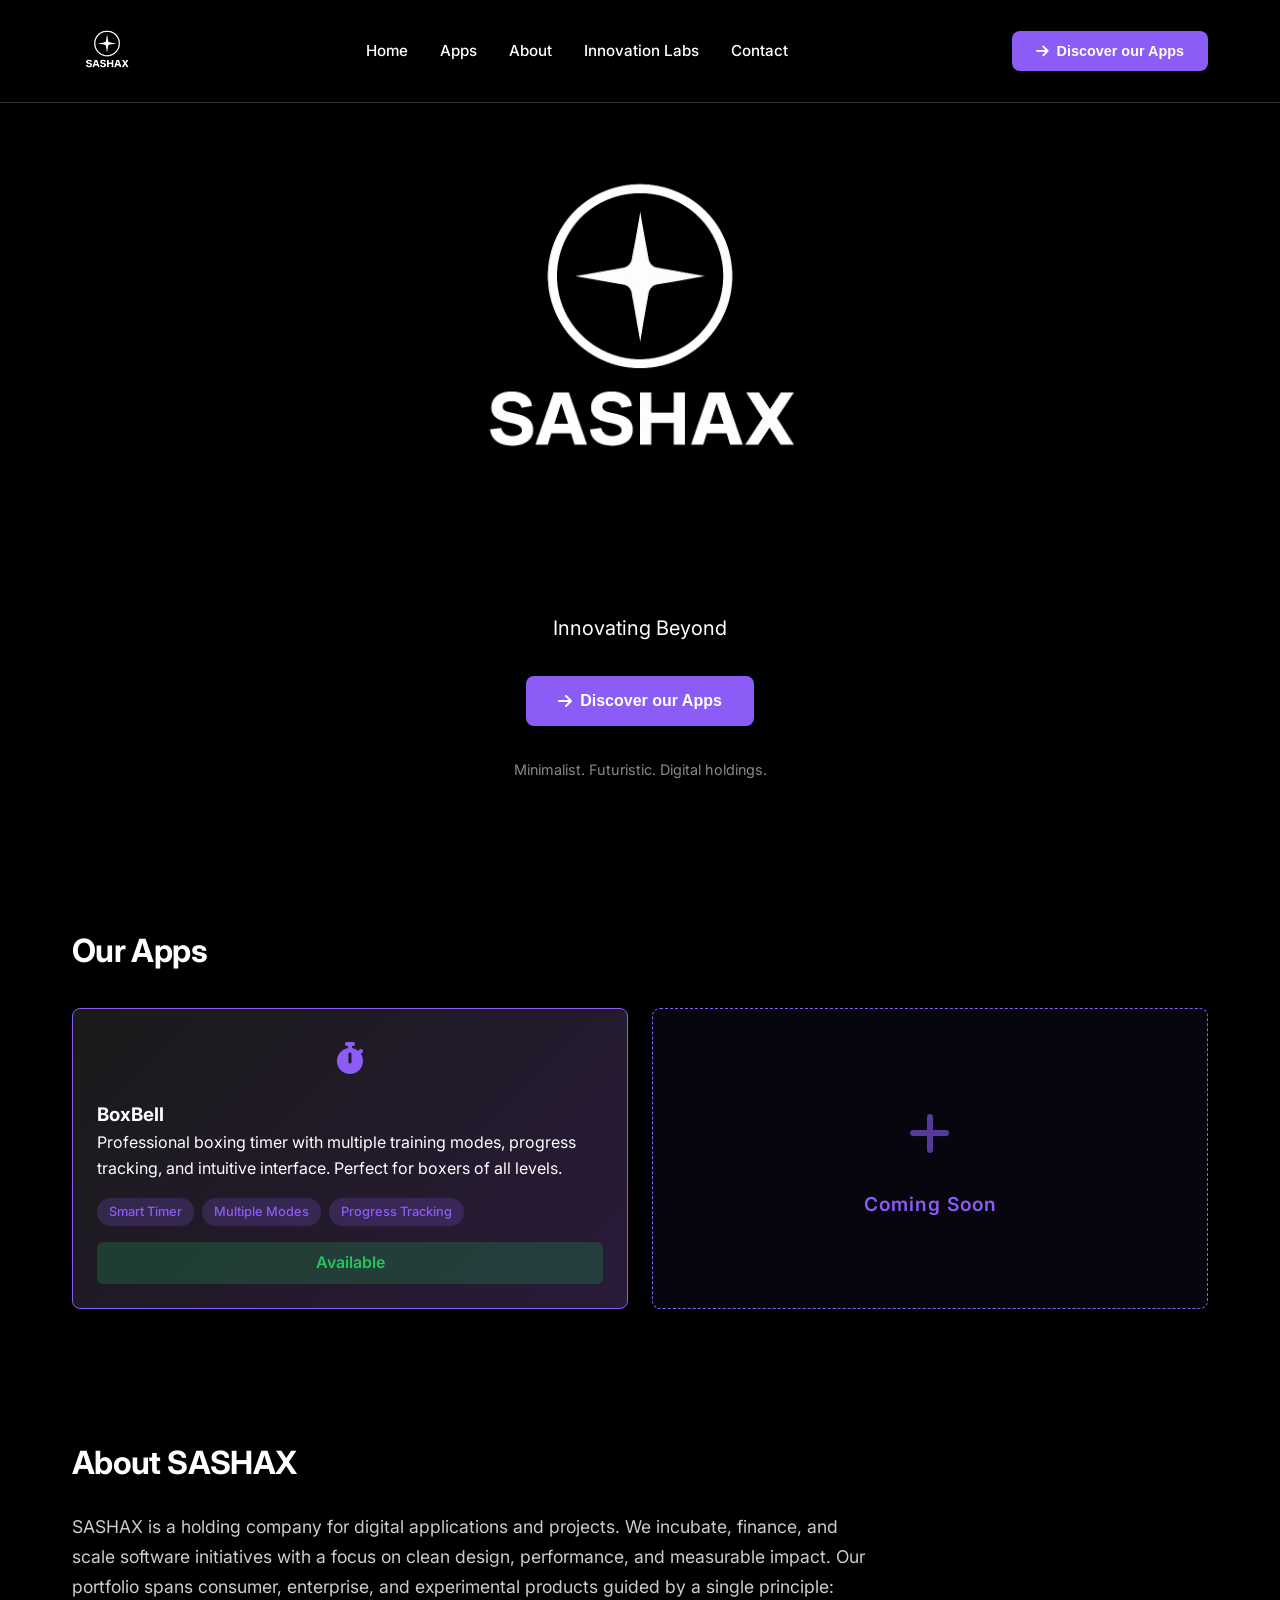
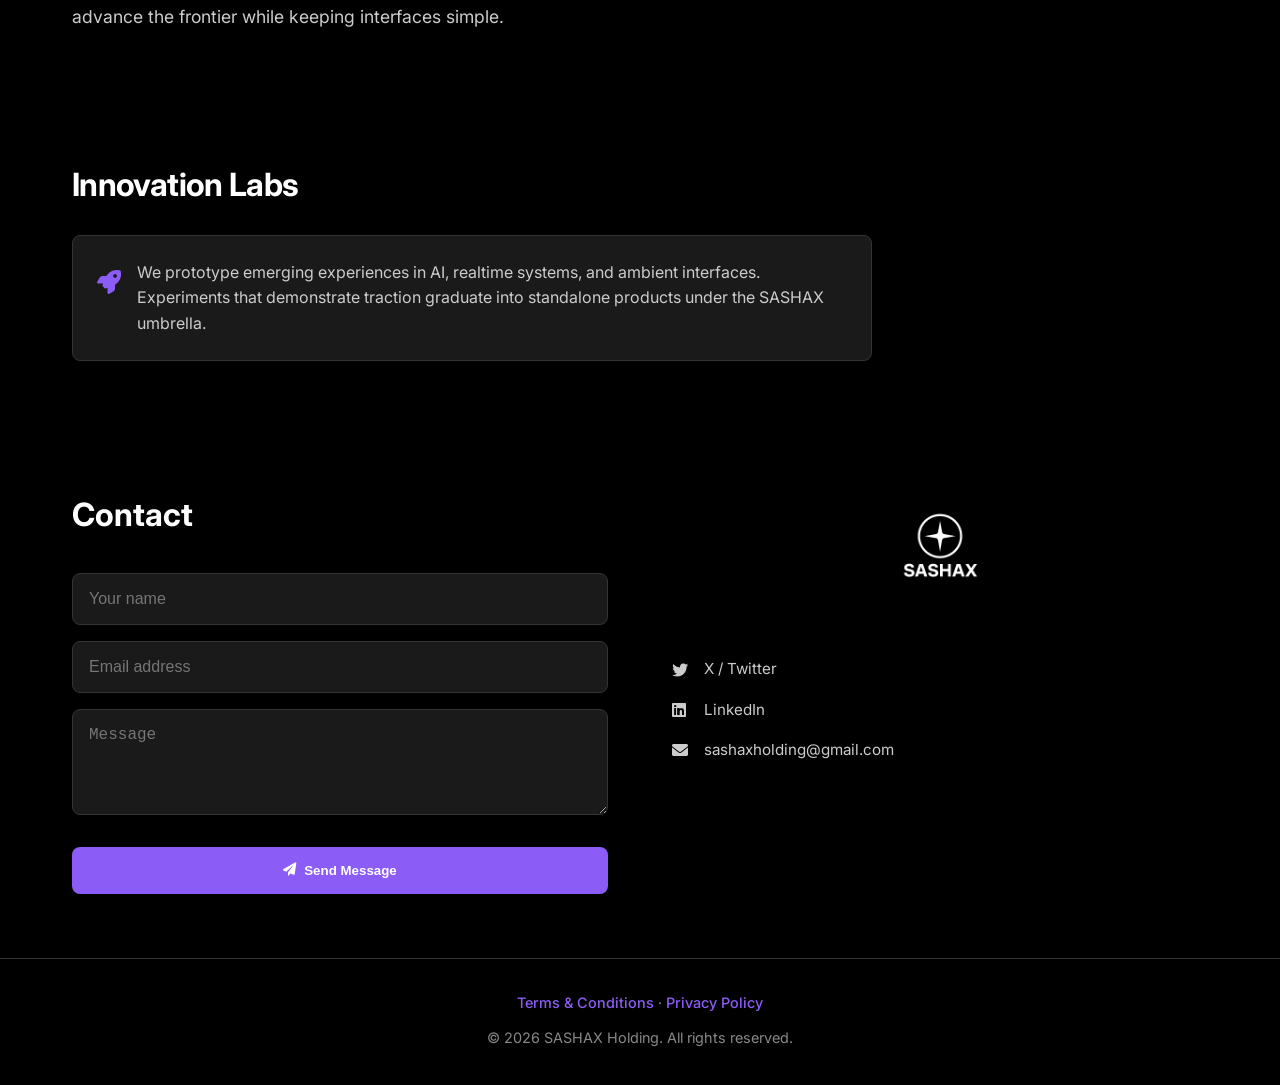
<file: index.html>
<!DOCTYPE html>
<html lang="en">
<head>
    <meta charset="UTF-8">
    <meta name="viewport" content="width=device-width, initial-scale=1.0">
    <title>SASHAX - Innovating Beyond</title>
    <link rel="stylesheet" href="styles.css">
    <link href="https://fonts.googleapis.com/css2?family=Inter:wght@300;400;500;600;700;800;900&display=swap" rel="stylesheet">
    <link rel="stylesheet" href="https://cdnjs.cloudflare.com/ajax/libs/font-awesome/6.0.0/css/all.min.css">
</head>
<body>
    <!-- Header -->
    <header class="header">
        <nav class="navbar">
            <div class="nav-container">
                <a href="#home" class="logo logo-link" aria-label="SASHAX home">
                    <img src="sashax_logo.png" alt="SASHAX" class="logo-image">
                </a>
                <ul class="nav-menu">
                    <li><a href="#home" class="nav-link">Home</a></li>
                    <li><a href="#apps" class="nav-link">Apps</a></li>
                    <li><a href="#about" class="nav-link">About</a></li>
                    <li><a href="#labs" class="nav-link">Innovation Labs</a></li>
                    <li><a href="#contact" class="nav-link">Contact</a></li>
                </ul>
                <button class="cta-button">
                    <i class="fas fa-arrow-right"></i>
                    Discover our Apps
                </button>
                <div class="hamburger">
                    <span class="bar"></span>
                    <span class="bar"></span>
                    <span class="bar"></span>
                </div>
            </div>
        </nav>
    </header>

    <!-- Hero Section -->
    <section id="home" class="hero">
        <div class="hero-content">
            <div class="hero-logo">
                <img src="sashax_logo.png" alt="SASHAX" class="hero-logo-image">
            </div>
            <p class="hero-tagline">Innovating Beyond</p>
            <button class="hero-cta">
                <i class="fas fa-arrow-right"></i>
                Discover our Apps
            </button>
            <p class="hero-subtitle">Minimalist. Futuristic. Digital holdings.</p>
        </div>
    </section>

    <!-- Apps Section -->
    <section id="apps" class="apps">
        <div class="container">
            <h2 class="section-title">Our Apps</h2>
            <div class="apps-grid">
                <div class="app-card featured-app">
                    <div class="app-icon">
                        <i class="fas fa-stopwatch"></i>
                    </div>
                    <h3>BoxBell</h3>
                    <p>Professional boxing timer with multiple training modes, progress tracking, and intuitive interface. Perfect for boxers of all levels.</p>
                    <div class="app-features">
                        <span class="feature-tag">Smart Timer</span>
                        <span class="feature-tag">Multiple Modes</span>
                        <span class="feature-tag">Progress Tracking</span>
                    </div>
                    <div class="app-status available">Available</div>
                </div>
                <div class="app-card coming-soon-card">
                    <div class="coming-soon-content">
                        <div class="coming-soon-icon">
                            <i class="fas fa-plus"></i>
                        </div>
                        <div class="coming-soon-text">Coming Soon</div>
                    </div>
                </div>
            </div>
        </div>
    </section>

    <!-- About Section -->
    <section id="about" class="about">
        <div class="container">
            <h2 class="section-title">About SASHAX</h2>
            <div class="about-content">
                <p class="about-description">
                    SASHAX is a holding company for digital applications and projects. We incubate, finance, and scale software initiatives with a focus on clean design, performance, and measurable impact. Our portfolio spans consumer, enterprise, and experimental products guided by a single principle: advance the frontier while keeping interfaces simple.
                </p>
            </div>
        </div>
    </section>


    <!-- Innovation Labs Section -->
    <section id="labs" class="labs">
        <div class="container">
            <h2 class="section-title">Innovation Labs</h2>
            <div class="labs-content">
                <div class="labs-card">
                    <div class="labs-icon">
                        <i class="fas fa-rocket"></i>
                    </div>
                    <p>We prototype emerging experiences in AI, realtime systems, and ambient interfaces. Experiments that demonstrate traction graduate into standalone products under the SASHAX umbrella.</p>
                </div>
            </div>
        </div>
    </section>


    <!-- Contact Section -->
    <section id="contact" class="contact">
        <div class="container">
            <div class="contact-content">
                <div class="contact-form">
                    <h2>Contact</h2>
                    <form>
                        <input type="text" placeholder="Your name" required>
                        <input type="email" placeholder="Email address" required>
                        <textarea placeholder="Message" rows="4" required></textarea>
                        <button type="submit" class="contact-button">
                            <i class="fas fa-paper-plane"></i>
                            Send Message
                        </button>
                    </form>
                </div>
                <div class="contact-info">
                    <div class="company-logo">
                        <img src="sashax_logo.png" alt="SASHAX" class="footer-logo-image">
                    </div>
                    <div class="social-links">
                        <a href="#" class="social-link">
                            <i class="fab fa-twitter"></i>
                            X / Twitter
                        </a>
                        <a href="#" class="social-link">
                            <i class="fab fa-linkedin"></i>
                            LinkedIn
                        </a>
                        <a href="mailto:sashaxholding@gmail.com" class="social-link">
                            <i class="fas fa-envelope"></i>
                            sashaxholding@gmail.com
                        </a>
                    </div>
                </div>
            </div>
        </div>
    </section>

    <!-- Footer -->
    <footer class="footer">
        <div class="container">
            <p class="footer-legal-links">
                <a href="/terms.html">Terms &amp; Conditions</a>
                <span aria-hidden="true"> · </span>
                <a href="/terms.html#privacy-policy">Privacy Policy</a>
            </p>
            <p>&copy; 2026 SASHAX Holding. All rights reserved.</p>
        </div>
    </footer>

    <script src="script.js"></script>
</body>
</html>
</file>
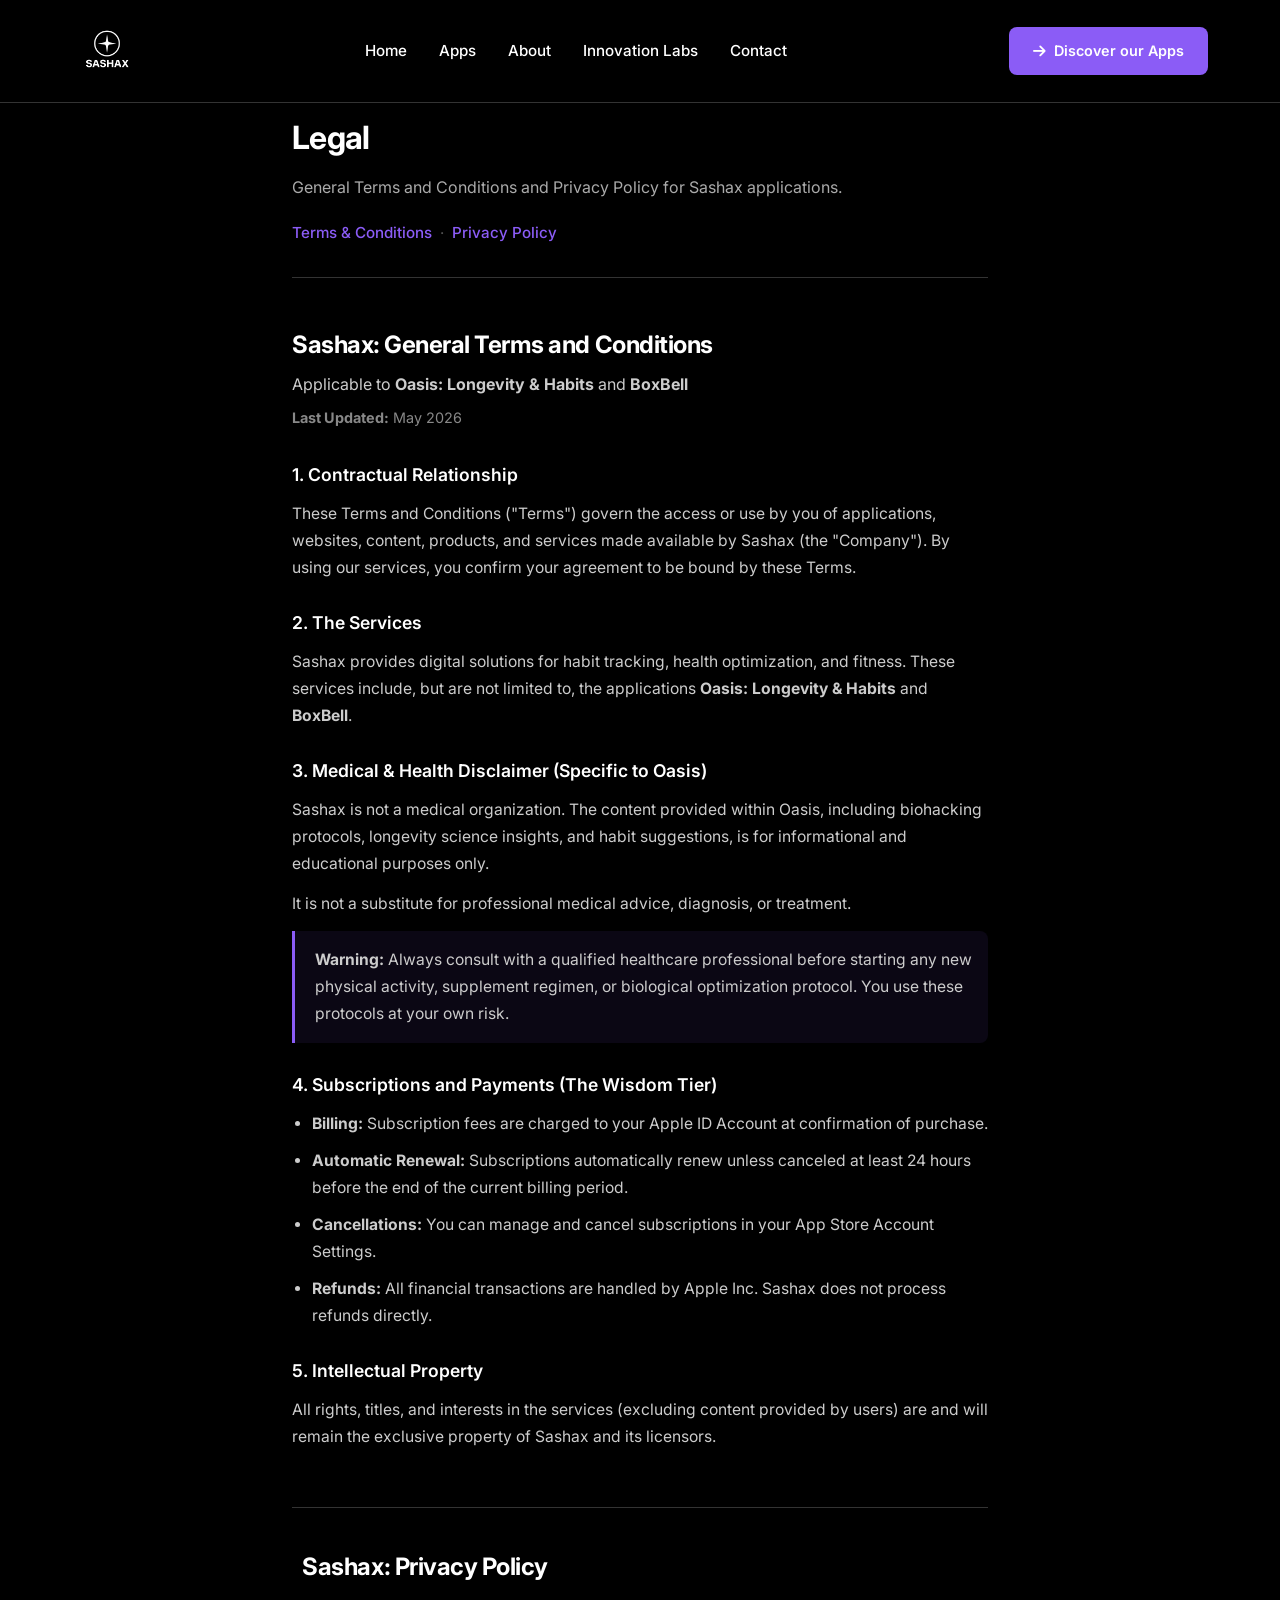
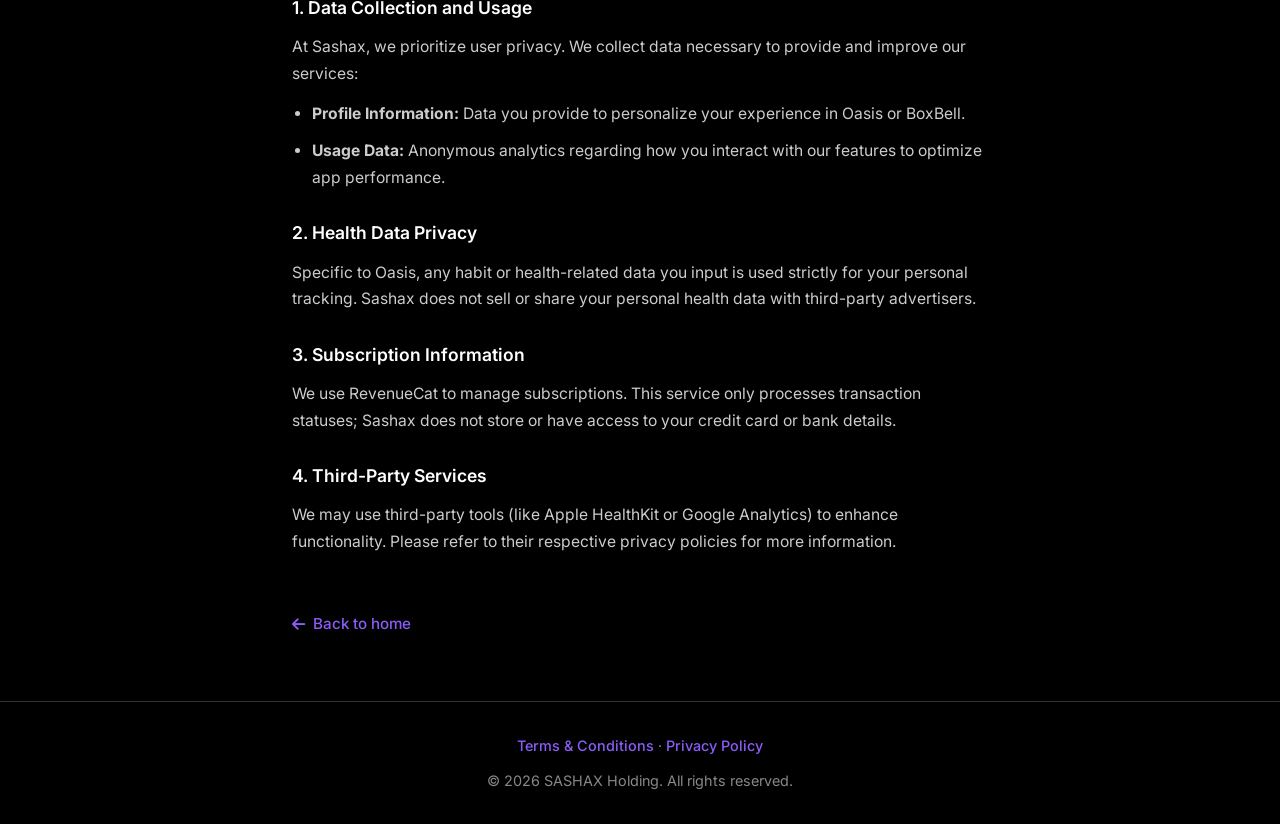
<file: terms.html>
<!DOCTYPE html>
<html lang="en">
<head>
    <meta charset="UTF-8">
    <meta name="viewport" content="width=device-width, initial-scale=1.0">
    <title>Terms & Privacy — SASHAX</title>
    <link rel="stylesheet" href="/styles.css">
    <link href="https://fonts.googleapis.com/css2?family=Inter:wght@300;400;500;600;700;800;900&display=swap" rel="stylesheet">
    <link rel="stylesheet" href="https://cdnjs.cloudflare.com/ajax/libs/font-awesome/6.0.0/css/all.min.css">
</head>
<body class="legal-body">
    <header class="header">
        <nav class="navbar">
            <div class="nav-container">
                <a href="/index.html" class="logo logo-link" aria-label="SASHAX home">
                    <img src="/sashax_logo.png" alt="SASHAX" class="logo-image">
                </a>
                <ul class="nav-menu">
                    <li><a href="/index.html#home" class="nav-link">Home</a></li>
                    <li><a href="/index.html#apps" class="nav-link">Apps</a></li>
                    <li><a href="/index.html#about" class="nav-link">About</a></li>
                    <li><a href="/index.html#labs" class="nav-link">Innovation Labs</a></li>
                    <li><a href="/index.html#contact" class="nav-link">Contact</a></li>
                </ul>
                <a href="/index.html#apps" class="cta-button cta-button-link">
                    <i class="fas fa-arrow-right"></i>
                    Discover our Apps
                </a>
                <div class="hamburger" role="button" tabindex="0" aria-label="Menu">
                    <span class="bar"></span>
                    <span class="bar"></span>
                    <span class="bar"></span>
                </div>
            </div>
        </nav>
    </header>

    <main class="legal-main">
        <div class="container legal-container">
            <header class="legal-header">
                <h1 class="legal-page-title">Legal</h1>
                <p class="legal-intro">General Terms and Conditions and Privacy Policy for Sashax applications.</p>
                <nav class="legal-toc" aria-label="On this page">
                    <a href="#terms-and-conditions">Terms &amp; Conditions</a>
                    <span class="legal-toc-sep" aria-hidden="true">·</span>
                    <a href="#privacy-policy">Privacy Policy</a>
                </nav>
            </header>

            <article id="terms-and-conditions" class="legal-article">
                <h2 class="legal-doc-title">Sashax: General Terms and Conditions</h2>
                <p class="legal-subtitle">Applicable to <strong>Oasis: Longevity &amp; Habits</strong> and <strong>BoxBell</strong></p>
                <p class="legal-updated"><strong>Last Updated:</strong> May 2026</p>

                <section class="legal-section">
                    <h3 class="legal-section-heading">1. Contractual Relationship</h3>
                    <p>These Terms and Conditions (&quot;Terms&quot;) govern the access or use by you of applications, websites, content, products, and services made available by Sashax (the &quot;Company&quot;). By using our services, you confirm your agreement to be bound by these Terms.</p>
                </section>

                <section class="legal-section">
                    <h3 class="legal-section-heading">2. The Services</h3>
                    <p>Sashax provides digital solutions for habit tracking, health optimization, and fitness. These services include, but are not limited to, the applications <strong>Oasis: Longevity &amp; Habits</strong> and <strong>BoxBell</strong>.</p>
                </section>

                <section class="legal-section">
                    <h3 class="legal-section-heading">3. Medical &amp; Health Disclaimer (Specific to Oasis)</h3>
                    <p>Sashax is not a medical organization. The content provided within Oasis, including biohacking protocols, longevity science insights, and habit suggestions, is for informational and educational purposes only.</p>
                    <p>It is not a substitute for professional medical advice, diagnosis, or treatment.</p>
                    <p class="legal-warning"><strong>Warning:</strong> Always consult with a qualified healthcare professional before starting any new physical activity, supplement regimen, or biological optimization protocol. You use these protocols at your own risk.</p>
                </section>

                <section class="legal-section">
                    <h3 class="legal-section-heading">4. Subscriptions and Payments (The Wisdom Tier)</h3>
                    <ul class="legal-list">
                        <li><strong>Billing:</strong> Subscription fees are charged to your Apple ID Account at confirmation of purchase.</li>
                        <li><strong>Automatic Renewal:</strong> Subscriptions automatically renew unless canceled at least 24 hours before the end of the current billing period.</li>
                        <li><strong>Cancellations:</strong> You can manage and cancel subscriptions in your App Store Account Settings.</li>
                        <li><strong>Refunds:</strong> All financial transactions are handled by Apple Inc. Sashax does not process refunds directly.</li>
                    </ul>
                </section>

                <section class="legal-section">
                    <h3 class="legal-section-heading">5. Intellectual Property</h3>
                    <p>All rights, titles, and interests in the services (excluding content provided by users) are and will remain the exclusive property of Sashax and its licensors.</p>
                </section>
            </article>

            <article id="privacy-policy" class="legal-article legal-article--privacy">
                <h2 class="legal-doc-title legal-doc-title--with-icon">
                    <i class="fas fa-shield-halved" aria-hidden="true"></i>
                    Sashax: Privacy Policy
                </h2>

                <section class="legal-section">
                    <h3 class="legal-section-heading">1. Data Collection and Usage</h3>
                    <p>At Sashax, we prioritize user privacy. We collect data necessary to provide and improve our services:</p>
                    <ul class="legal-list">
                        <li><strong>Profile Information:</strong> Data you provide to personalize your experience in Oasis or BoxBell.</li>
                        <li><strong>Usage Data:</strong> Anonymous analytics regarding how you interact with our features to optimize app performance.</li>
                    </ul>
                </section>

                <section class="legal-section">
                    <h3 class="legal-section-heading">2. Health Data Privacy</h3>
                    <p>Specific to Oasis, any habit or health-related data you input is used strictly for your personal tracking. Sashax does not sell or share your personal health data with third-party advertisers.</p>
                </section>

                <section class="legal-section">
                    <h3 class="legal-section-heading">3. Subscription Information</h3>
                    <p>We use RevenueCat to manage subscriptions. This service only processes transaction statuses; Sashax does not store or have access to your credit card or bank details.</p>
                </section>

                <section class="legal-section">
                    <h3 class="legal-section-heading">4. Third-Party Services</h3>
                    <p>We may use third-party tools (like Apple HealthKit or Google Analytics) to enhance functionality. Please refer to their respective privacy policies for more information.</p>
                </section>
            </article>

            <p class="legal-back">
                <a href="/index.html" class="legal-back-link"><i class="fas fa-arrow-left" aria-hidden="true"></i> Back to home</a>
            </p>
        </div>
    </main>

    <footer class="footer">
        <div class="container">
            <p class="footer-legal-links">
                <a href="/terms.html">Terms &amp; Conditions</a>
                <span aria-hidden="true"> · </span>
                <a href="/terms.html#privacy-policy">Privacy Policy</a>
            </p>
            <p>&copy; 2026 SASHAX Holding. All rights reserved.</p>
        </div>
    </footer>

    <script src="/script.js"></script>
</body>
</html>
</file>
<file: styles.css>
/* Reset and Base Styles */
* {
    margin: 0;
    padding: 0;
    box-sizing: border-box;
}

body {
    font-family: 'Inter', sans-serif;
    line-height: 1.6;
    color: #ffffff;
    background-color: #000000;
    overflow-x: hidden;
}

.container {
    max-width: 1200px;
    margin: 0 auto;
    padding: 0 2rem;
}

/* Header Styles */
.header {
    position: fixed;
    top: 0;
    width: 100%;
    background: rgba(0, 0, 0, 0.95);
    backdrop-filter: blur(10px);
    z-index: 1000;
    border-bottom: 1px solid #333333;
}

.navbar {
    padding: 1rem 0;
}

.nav-container {
    display: flex;
    justify-content: space-between;
    align-items: center;
    max-width: 1200px;
    margin: 0 auto;
    padding: 0 2rem;
}

/* SASHAX Logo */
.logo-link {
    display: flex;
    align-items: center;
    text-decoration: none;
    color: inherit;
}

.cta-button-link {
    text-decoration: none;
}

.logo-image {
    height: 70px;
    width: auto;
    object-fit: contain;
}

.nav-menu {
    display: flex;
    list-style: none;
    gap: 2rem;
}

.nav-link {
    color: #ffffff;
    text-decoration: none;
    font-weight: 500;
    transition: color 0.3s ease;
    font-size: 0.95rem;
}

.nav-link:hover {
    color: #8b5cf6;
}

.cta-button {
    background: #8b5cf6;
    color: #ffffff;
    border: none;
    padding: 0.75rem 1.5rem;
    border-radius: 8px;
    font-weight: 600;
    font-size: 0.9rem;
    cursor: pointer;
    transition: all 0.3s ease;
    display: flex;
    align-items: center;
    gap: 0.5rem;
}

.cta-button:hover {
    background: #7c3aed;
    transform: translateY(-1px);
}

.hamburger {
    display: none;
    flex-direction: column;
    cursor: pointer;
}

.bar {
    width: 25px;
    height: 3px;
    background: #fff;
    margin: 3px 0;
    transition: 0.3s;
}

/* Hero Section */
.hero {
    min-height: 80vh;
    display: flex;
    align-items: center;
    justify-content: center;
    background: #000000;
    text-align: center;
    padding: 80px 0;
}

.hero-content {
    max-width: 600px;
}

.hero-logo {
    margin-bottom: 2rem;
    display: flex;
    justify-content: center;
}

.hero-logo-image {
    height: 500px;
    width: auto;
    object-fit: contain;
    animation: pulse 2s infinite;
}

.hero-title {
    font-size: 3.5rem;
    font-weight: 800;
    color: #ffffff;
    margin-bottom: 1rem;
    letter-spacing: -0.02em;
}

.hero-tagline {
    font-size: 1.25rem;
    color: #ffffff;
    margin-bottom: 2rem;
    font-weight: 400;
}

.hero-cta {
    background: #8b5cf6;
    color: #ffffff;
    border: none;
    padding: 1rem 2rem;
    border-radius: 8px;
    font-weight: 600;
    font-size: 1rem;
    cursor: pointer;
    transition: all 0.3s ease;
    display: inline-flex;
    align-items: center;
    gap: 0.5rem;
    margin-bottom: 2rem;
}

.hero-cta:hover {
    background: #7c3aed;
    transform: translateY(-2px);
}

.hero-subtitle {
    font-size: 0.9rem;
    color: #888888;
    font-weight: 400;
}

/* About Section */
.about {
    padding: 4rem 0;
    background: #000000;
}

.section-title {
    font-size: 2rem;
    font-weight: 700;
    color: #ffffff;
    margin-bottom: 1.5rem;
    letter-spacing: -0.02em;
}

.about-content {
    max-width: 800px;
}

.about-description {
    font-size: 1.1rem;
    line-height: 1.7;
    color: #cccccc;
    font-weight: 400;
}

/* Apps Section */
.apps {
    padding: 4rem 0;
    background: #000000;
}

.apps-grid {
    display: grid;
    grid-template-columns: repeat(auto-fit, minmax(300px, 1fr));
    gap: 1.5rem;
    margin-top: 2rem;
}

.app-card {
    background: #1a1a1a;
    border: 1px solid #333333;
    border-radius: 8px;
    padding: 1.5rem;
    transition: all 0.3s ease;
}

.app-card:hover {
    border-color: #8b5cf6;
    transform: translateY(-2px);
}

.featured-app {
    border-color: #8b5cf6;
    background: linear-gradient(135deg, #1a1a1a 0%, #2a1a3a 100%);
}

.app-icon {
    font-size: 2rem;
    color: #8b5cf6;
    margin-bottom: 1rem;
    text-align: center;
}

.app-features {
    display: flex;
    flex-wrap: wrap;
    gap: 0.5rem;
    margin: 1rem 0;
}

.feature-tag {
    background: rgba(139, 92, 246, 0.2);
    color: #8b5cf6;
    padding: 0.25rem 0.75rem;
    border-radius: 20px;
    font-size: 0.8rem;
    font-weight: 500;
}

.app-status {
    text-align: center;
    font-weight: 600;
    padding: 0.5rem;
    border-radius: 6px;
    margin-top: 1rem;
}

.app-status.available {
    background: rgba(34, 197, 94, 0.2);
    color: #22c55e;
}

.app-status.coming-soon {
    background: rgba(139, 92, 246, 0.2);
    color: #8b5cf6;
}

.coming-soon-card {
    display: flex;
    align-items: center;
    justify-content: center;
    min-height: 200px;
    border-style: dashed;
    border-color: #8b5cf6;
    background: rgba(139, 92, 246, 0.05);
}

.coming-soon-content {
    text-align: center;
}

.coming-soon-icon {
    font-size: 3rem;
    color: #8b5cf6;
    margin-bottom: 1rem;
    opacity: 0.6;
}

.coming-soon-text {
    font-size: 1.2rem;
    font-weight: 600;
    color: #8b5cf6;
    letter-spacing: 1px;
}

.card-placeholder {
    width: 100%;
    height: 150px;
    background: #333333;
    border-radius: 6px;
    margin-bottom: 1rem;
}

.portfolio-card h3 {
    font-size: 1.25rem;
    font-weight: 700;
    color: #ffffff;
    margin-bottom: 0.5rem;
}

.portfolio-card p {
    color: #888888;
    font-size: 0.95rem;
    line-height: 1.5;
}

/* Innovation Labs Section */
.labs {
    padding: 4rem 0;
    background: #000000;
}

.labs-content {
    max-width: 800px;
}

.labs-card {
    background: #1a1a1a;
    border: 1px solid #333333;
    border-radius: 8px;
    padding: 1.5rem;
    display: flex;
    align-items: flex-start;
    gap: 1rem;
}

.labs-icon {
    font-size: 1.5rem;
    color: #8b5cf6;
    margin-top: 0.25rem;
}

.labs-card p {
    color: #cccccc;
    font-size: 1rem;
    line-height: 1.6;
}

/* Contact Section */
.contact {
    padding: 4rem 0;
    background: #000000;
}

.contact-content {
    display: grid;
    grid-template-columns: 1fr 1fr;
    gap: 4rem;
    align-items: start;
}

.contact-form h2 {
    font-size: 2rem;
    font-weight: 700;
    color: #ffffff;
    margin-bottom: 2rem;
}

.contact-form form {
    display: flex;
    flex-direction: column;
    gap: 1rem;
}

.contact-form input,
.contact-form textarea {
    padding: 1rem;
    border: 1px solid #333333;
    border-radius: 8px;
    background: #1a1a1a;
    color: #ffffff;
    font-size: 1rem;
    transition: border-color 0.3s ease;
}

.contact-form input:focus,
.contact-form textarea:focus {
    outline: none;
    border-color: #8b5cf6;
}

.contact-button {
    background: #8b5cf6;
    color: #ffffff;
    border: none;
    padding: 1rem 2rem;
    border-radius: 8px;
    font-weight: 600;
    cursor: pointer;
    transition: all 0.3s ease;
    display: flex;
    align-items: center;
    gap: 0.5rem;
    justify-content: center;
    margin-top: 1rem;
}

.contact-button:hover {
    background: #7c3aed;
    transform: translateY(-1px);
}

.contact-info {
    display: flex;
    flex-direction: column;
    gap: 2rem;
}

.company-logo {
    display: flex;
    justify-content: center;
    margin-bottom: 1rem;
}

.footer-logo-image {
    height: 120px;
    width: auto;
    object-fit: contain;
}

.social-links {
    display: flex;
    flex-direction: column;
    gap: 1rem;
}

.social-link {
    display: flex;
    align-items: center;
    gap: 0.75rem;
    color: #cccccc;
    text-decoration: none;
    transition: color 0.3s ease;
    font-size: 0.95rem;
}

.social-link:hover {
    color: #8b5cf6;
}

.social-link i {
    width: 20px;
    font-size: 1rem;
}

/* Footer */
.footer {
    background: #000000;
    padding: 2rem 0;
    border-top: 1px solid #333333;
    text-align: center;
}

.footer p {
    color: #888888;
    font-size: 0.9rem;
}

.footer-legal-links {
    margin-bottom: 0.75rem;
}

.footer-legal-links a {
    color: #8b5cf6;
    text-decoration: none;
    font-weight: 500;
    font-size: 0.9rem;
}

.footer-legal-links a:hover {
    text-decoration: underline;
}

/* Legal / Terms page */
.legal-main {
    padding: 7rem 0 4rem;
    background: #000000;
    min-height: 60vh;
}

.legal-container {
    max-width: 760px;
}

.legal-header {
    margin-bottom: 3rem;
    padding-bottom: 2rem;
    border-bottom: 1px solid #333333;
}

.legal-page-title {
    font-size: 2rem;
    font-weight: 700;
    letter-spacing: -0.02em;
    color: #ffffff;
    margin-bottom: 0.75rem;
}

.legal-intro {
    color: #aaaaaa;
    font-size: 1rem;
    margin-bottom: 1.25rem;
    line-height: 1.6;
}

.legal-toc {
    display: flex;
    flex-wrap: wrap;
    align-items: center;
    gap: 0.5rem;
    font-size: 0.95rem;
}

.legal-toc a {
    color: #8b5cf6;
    text-decoration: none;
    font-weight: 500;
}

.legal-toc a:hover {
    text-decoration: underline;
}

.legal-toc-sep {
    color: #555555;
}

.legal-article {
    margin-bottom: 3.5rem;
}

.legal-article--privacy {
    padding-top: 2.5rem;
    border-top: 1px solid #333333;
}

.legal-doc-title {
    font-size: 1.5rem;
    font-weight: 700;
    margin-bottom: 0.5rem;
    letter-spacing: -0.02em;
    color: #ffffff;
}

.legal-doc-title--with-icon {
    display: flex;
    align-items: center;
    gap: 0.65rem;
}

.legal-doc-title--with-icon i {
    color: #8b5cf6;
    font-size: 1.35rem;
}

.legal-subtitle {
    color: #cccccc;
    margin-bottom: 0.5rem;
    font-size: 1rem;
    line-height: 1.6;
}

.legal-updated {
    color: #888888;
    font-size: 0.9rem;
    margin-bottom: 2rem;
}

.legal-section {
    margin-bottom: 1.75rem;
}

.legal-section-heading {
    font-size: 1.1rem;
    font-weight: 600;
    color: #ffffff;
    margin-bottom: 0.75rem;
}

.legal-section p {
    color: #cccccc;
    font-size: 0.98rem;
    line-height: 1.7;
    margin-bottom: 0.85rem;
}

.legal-section p:last-child {
    margin-bottom: 0;
}

.legal-warning {
    background: rgba(139, 92, 246, 0.08);
    border-left: 3px solid #8b5cf6;
    padding: 1rem 1rem 1rem 1.25rem;
    border-radius: 0 8px 8px 0;
    margin-top: 0.5rem;
}

.legal-list {
    margin: 0;
    padding-left: 1.25rem;
    color: #cccccc;
    line-height: 1.7;
    font-size: 0.98rem;
}

.legal-list li {
    margin-bottom: 0.65rem;
}

.legal-list li:last-child {
    margin-bottom: 0;
}

.legal-back {
    margin-top: 2rem;
}

.legal-back-link {
    display: inline-flex;
    align-items: center;
    gap: 0.5rem;
    color: #8b5cf6;
    text-decoration: none;
    font-weight: 500;
    font-size: 0.95rem;
}

.legal-back-link:hover {
    text-decoration: underline;
}

/* Animations */
@keyframes pulse {
    0%, 100% {
        transform: scale(1);
    }
    50% {
        transform: scale(1.05);
    }
}

/* Responsive Design */
@media (max-width: 768px) {
    .hamburger {
        display: flex;
    }

    .nav-menu {
        position: fixed;
        left: -100%;
        top: 70px;
        flex-direction: column;
        background-color: rgba(10, 10, 10, 0.95);
        width: 100%;
        text-align: center;
        transition: 0.3s;
        padding: 2rem 0;
    }

    .nav-menu.active {
        left: 0;
    }

    .nav-menu li {
        margin: 1rem 0;
    }

    .cta-button {
        display: none;
    }

    .hero-title {
        font-size: 2.5rem;
    }

    .hero-tagline {
        font-size: 1.2rem;
    }

    .contact-content {
        grid-template-columns: 1fr;
        gap: 2rem;
    }

    .portfolio-grid {
        grid-template-columns: 1fr;
    }

    .container {
        padding: 0 1rem;
    }

    .legal-main {
        padding: 6rem 0 3rem;
    }

    .legal-page-title {
        font-size: 1.65rem;
    }
}
</file>
